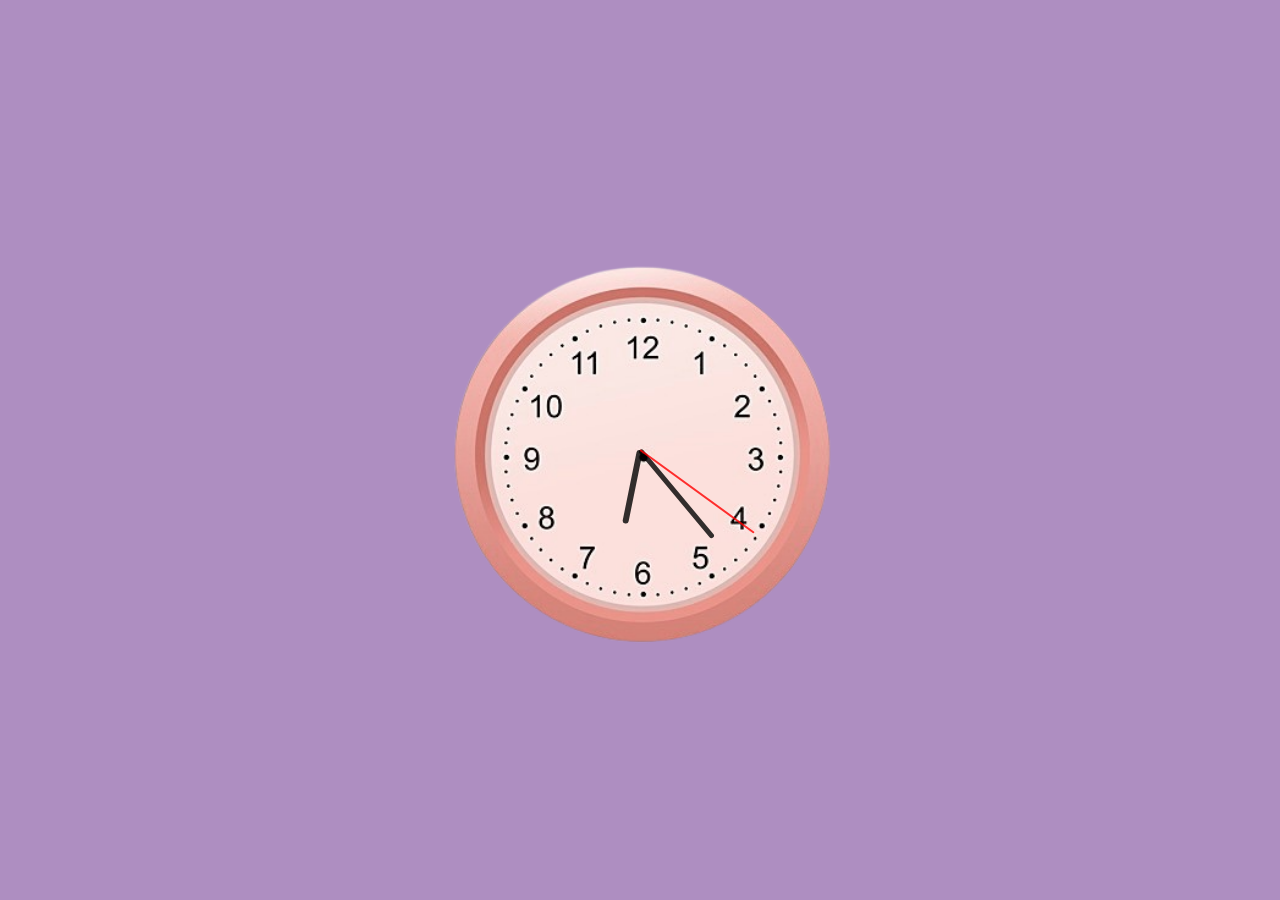
<file: analog-clock/index.html>
<!DOCTYPE html>
<html lang="en">
<head>
    <meta charset="UTF-8">
    <meta name="viewport" content="width=device-width, initial-scale=1.0">
    <title>Clock - Using pure JS</title>
    <!-- CSS -->
     <link rel="stylesheet" href="style.css">
</head>
<body>
    
    <!-- CLOCK CONTAINER -->

    <div id="clockContainer">
        <div id="hour"></div>
        <div id="minute"></div>
        <div id="second"></div>

    </div>

    <!-- ====== Script Tag ====== -->
     <script src="script.js"></script>
</body>
</html>
</file>
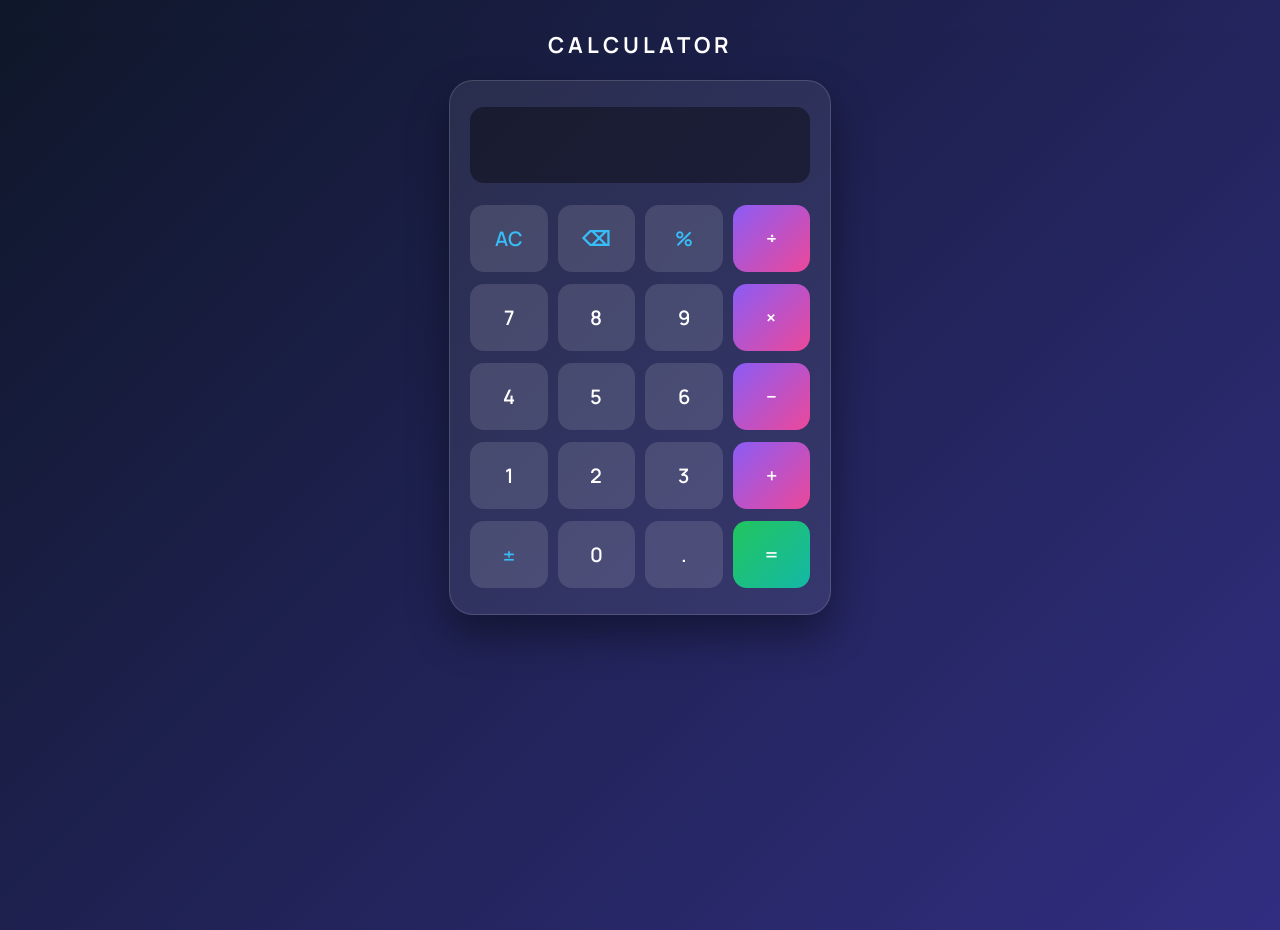
<file: Calculator/index.html>
<!DOCTYPE html>
<html lang="en">

<head>
    <meta charset="UTF-8">
    <meta name="viewport" content="width=device-width, initial-scale=1.0">
    <title>Calculator</title>

    <!-- css -->
    <link rel="stylesheet" href="style.css">
    <!-- utils css -->
    <link rel="stylesheet" href="utils.css">

</head>

<body>

    <h1 class="text-center">CALCULATOR</h1>

    <div class="container mx-auto flex flex-col items-center">

        <div class="row">
            <input type="text" class="input" readonly>
        </div>

        <div class="row">
            <button class="button fn">AC</button>
            <button class="button fn">⌫</button>
            <button class="button fn">%</button>
            <button class="button op">÷</button>
        </div>

        <div class="row">
            <button class="button">7</button>
            <button class="button">8</button>
            <button class="button">9</button>
            <button class="button op">×</button>
        </div>

        <div class="row">
            <button class="button">4</button>
            <button class="button">5</button>
            <button class="button">6</button>
            <button class="button op">−</button>
        </div>

        <div class="row">
            <button class="button">1</button>
            <button class="button">2</button>
            <button class="button">3</button>
            <button class="button op">+</button>
        </div>

        <div class="row">
            <button class="button fn">±</button>
            <button class="button">0</button>
            <button class="button">.</button>
            <button class="button equals">=</button>
        </div>

    </div>

    <!-- script tag -->
    <script src="script.js"></script>
</body>

</html>
</file>
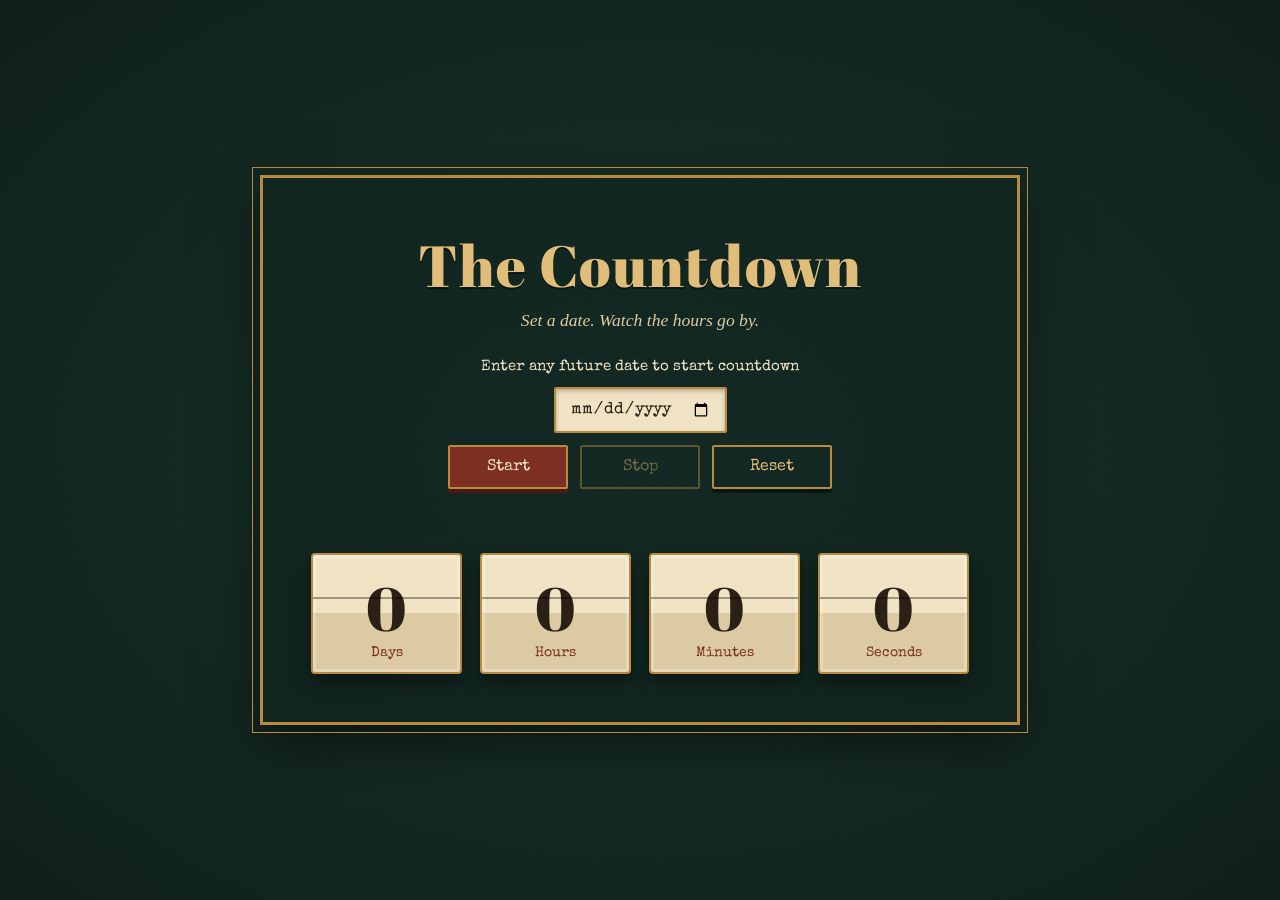
<file: countdown-timer/index.html>
<!DOCTYPE html>
<html lang="en">

<head>
    <meta charset="UTF-8">
    <meta name="viewport" content="width=device-width, initial-scale=1.0">
    <title>Countdown</title>
    <link rel="preconnect" href="https://fonts.googleapis.com">
    <link rel="preconnect" href="https://fonts.gstatic.com" crossorigin>
    <link href="https://fonts.googleapis.com/css2?family=Abril+Fatface&family=Special+Elite&family=IM+Fell+English:ital@0;1&display=swap" rel="stylesheet">
    <link rel="stylesheet" href="style.css">
</head>

<body>
    <main class="frame">
        <h1 class="title">The Countdown</h1>
        <p class="tagline">Set a date. Watch the hours go by.</p>

        <div class="controls">
            <label for="countdown">Enter any future date to start countdown</label>
            <input type="date" id="countdown">
            <div class="btn-row">
                <button id="submitBtn" type="button">Start</button>
                <button id="stopBtn" type="button" class="secondary" disabled>Stop</button>
                <button id="resetBtn" type="button" class="secondary">Reset</button>
            </div>
            <p class="error" id="error" role="alert"></p>
        </div>

        <div class="board">
            <div class="tile">
                <span class="num" id="days">0</span>
                <span class="unit">Days</span>
            </div>
            <div class="tile">
                <span class="num" id="hours">0</span>
                <span class="unit">Hours</span>
            </div>
            <div class="tile">
                <span class="num" id="minutes">0</span>
                <span class="unit">Minutes</span>
            </div>
            <div class="tile">
                <span class="num" id="seconds">0</span>
                <span class="unit">Seconds</span>
            </div>
        </div>
    </main>

    <script src="script.js"></script>
</body>

</html>
</file>
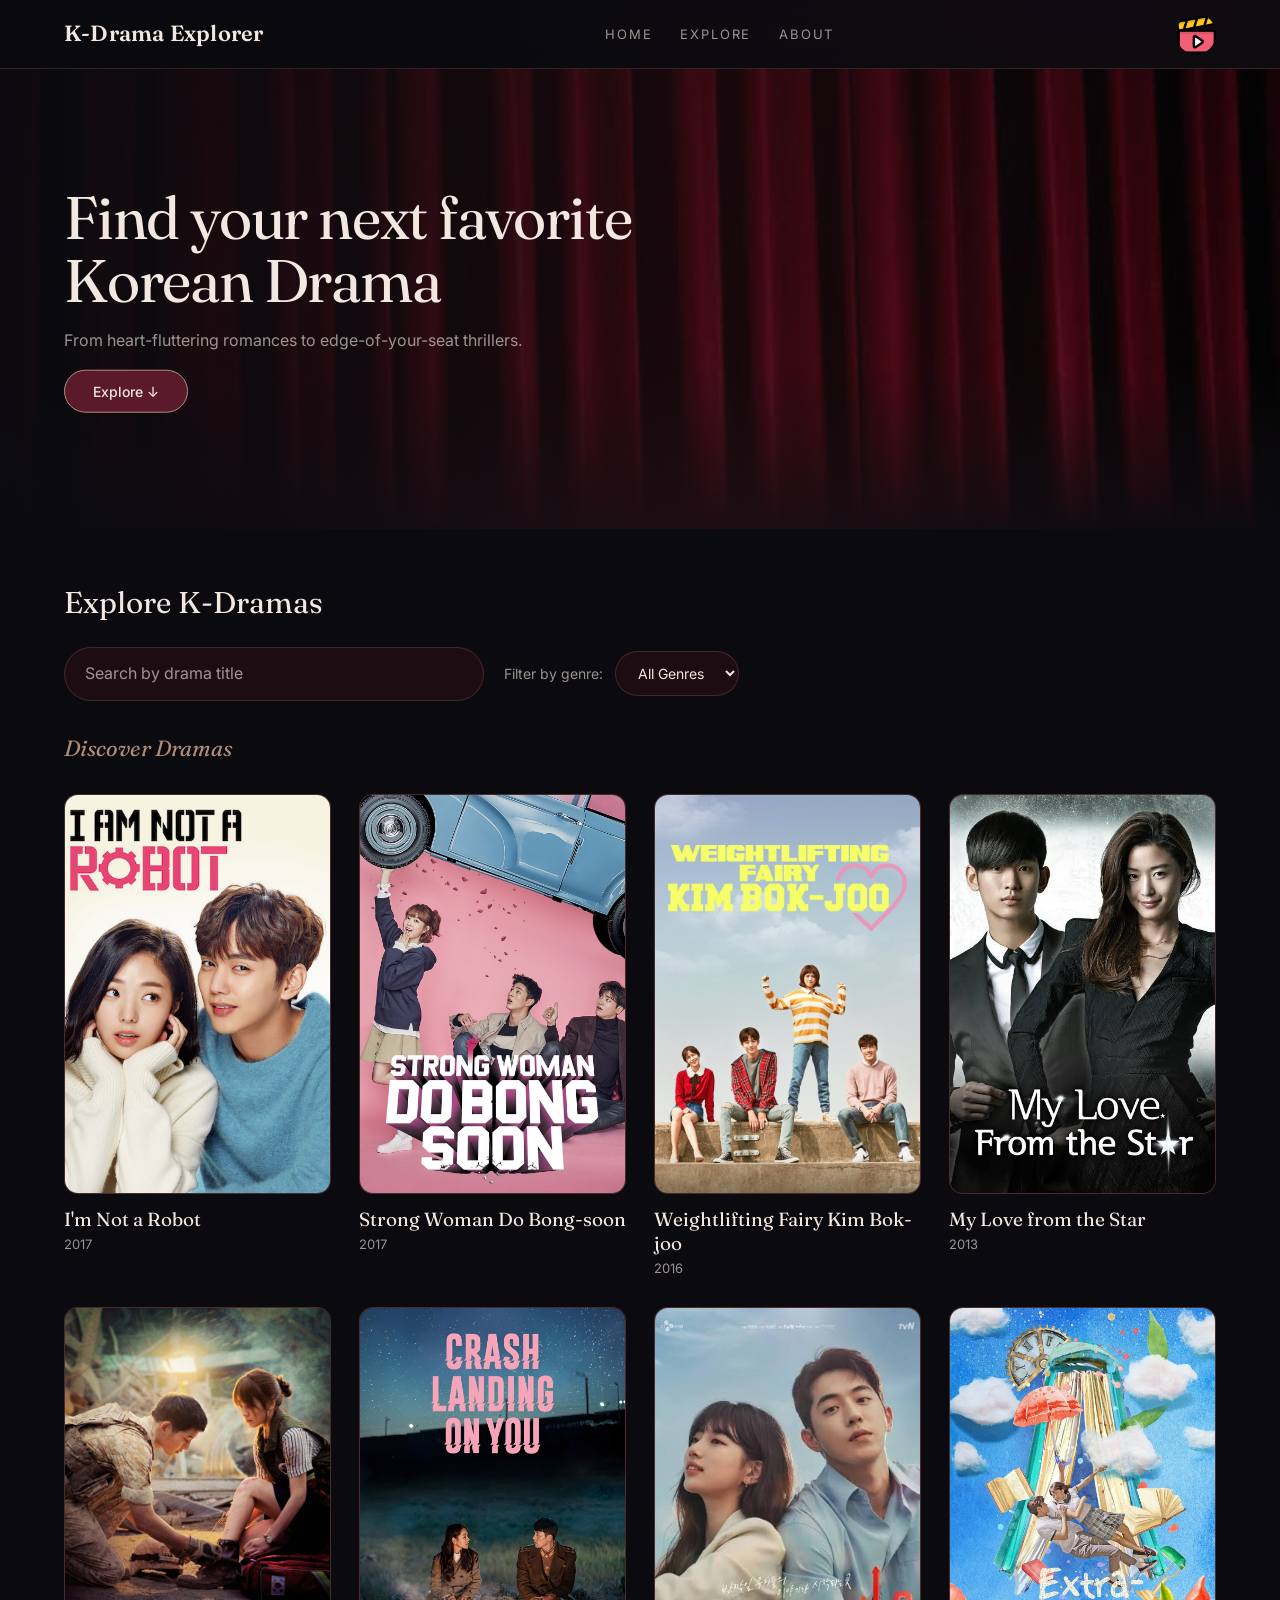
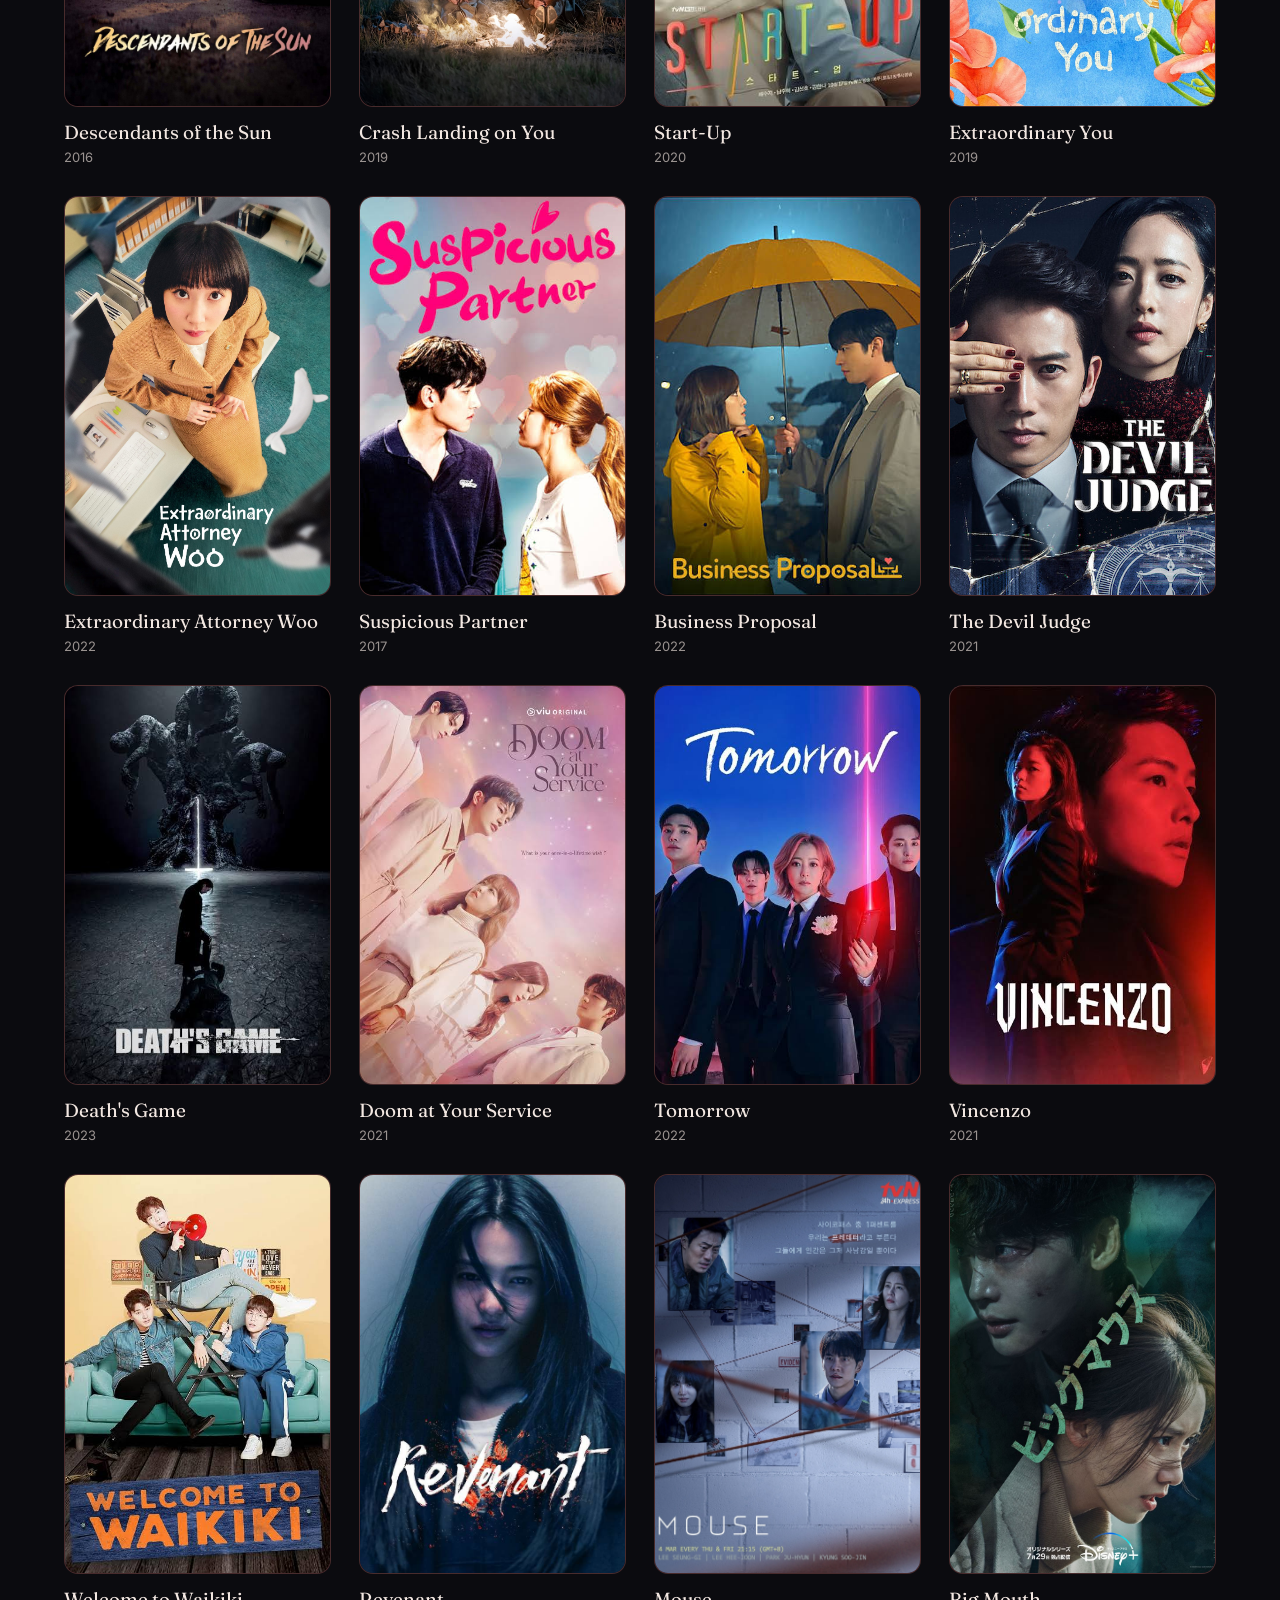
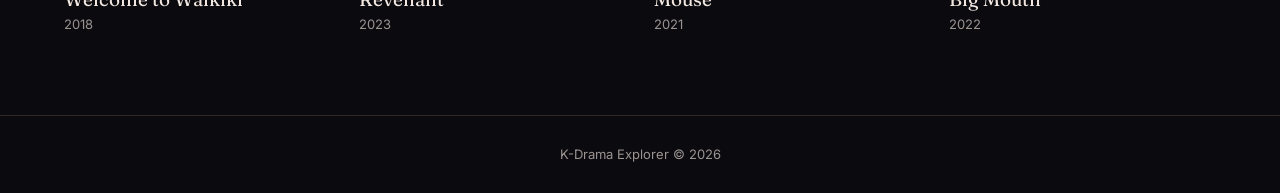
<file: k-drama explorer/index.html>
<!DOCTYPE html>
<html lang="en">

<head>
    <meta charset="UTF-8">
    <meta name="viewport" content="width=device-width, initial-scale=1.0">
    <title>K-Drama Explorer</title>
    <!-- css link -->
    <link rel="stylesheet" href="style.css">
    <!-- fonts -->
    <link rel="stylesheet"
        href="https://fonts.googleapis.com/css2?family=Fraunces:opsz,wght@9..144,400;9..144,600&family=Inter:wght@400;500&display=swap">
    <!-- favicon -->
     <link rel="shortcut icon" href="assets/logo.png" type="image/x-icon">
</head>

<body>

    <!-- ======== HEADER ==========-->
    <!-- Nav -->

    <header>

        <nav>
            <h3>K-Drama Explorer</h3>
            <ul>
                <li><a href="#">Home</a></li>
                <li><a href="#browse">Explore</a></li>
                <li><a href="#footer">About</a></li>
            </ul>

            <img src="assets/logo.png" alt="logo" width="40px">
        </nav>

    </header>

    <!-- ========= MAIN SECTION =========== -->
    <main>
        <!-- hero section -->

        <section id="hero">

            <img src="assets/hero_banner.jpeg" alt="banner" width="100%" height="400px">

            <div class="hero">
                <h1>Find your next favorite Korean Drama</h1>
                <h3>From heart-fluttering romances to edge-of-your-seat thrillers.</h3>
                <button class="explore" onclick="location.href='#browse'">Explore ↓</button>
            </div>

        </section>

        <!-- Explore Dramas -->

        <section id="browse">
            <h2>Explore K-Dramas</h2>
            <input type="search" name="dramas" id="searchDramas" placeholder="Search by drama title">
            <div class="genre-filter">
                <label for="genre">Filter by genre:</label>

                <select name="genre" id="genre">
                    <option value="All">All Genres</option>
                    <option value="Romance">Romance</option>
                    <option value="Thriller">Thriller</option>
                    <option value="Comedy">Comedy</option>
                    <option value="Action">Action</option>
                    <option value="Fantasy">Fantasy</option>
                </select>
            </div>
        </section>

        <section id="dramas">
            <h2>Discover Dramas</h2>
            <div class="drama-grid">
                <!-- dynamic cards -->
            </div>
        </section>

    </main>

    <!-- ========= FOOTER ========= -->

    <footer id="footer">
        <p>K-Drama Explorer © 2026</p>
    </footer>

    <!-- ======== Modal ========= -->

    <div class="modal" id="dramaModal">
        <div class="modal-content">
            <button class="close">&times;</button>
            <div class="modal-body"></div>
        </div>
    </div>

    <!-- script tag -->
    <script src="dramas.js"></script>
    <script src="script.js"></script>
</body>

</html>
</file>
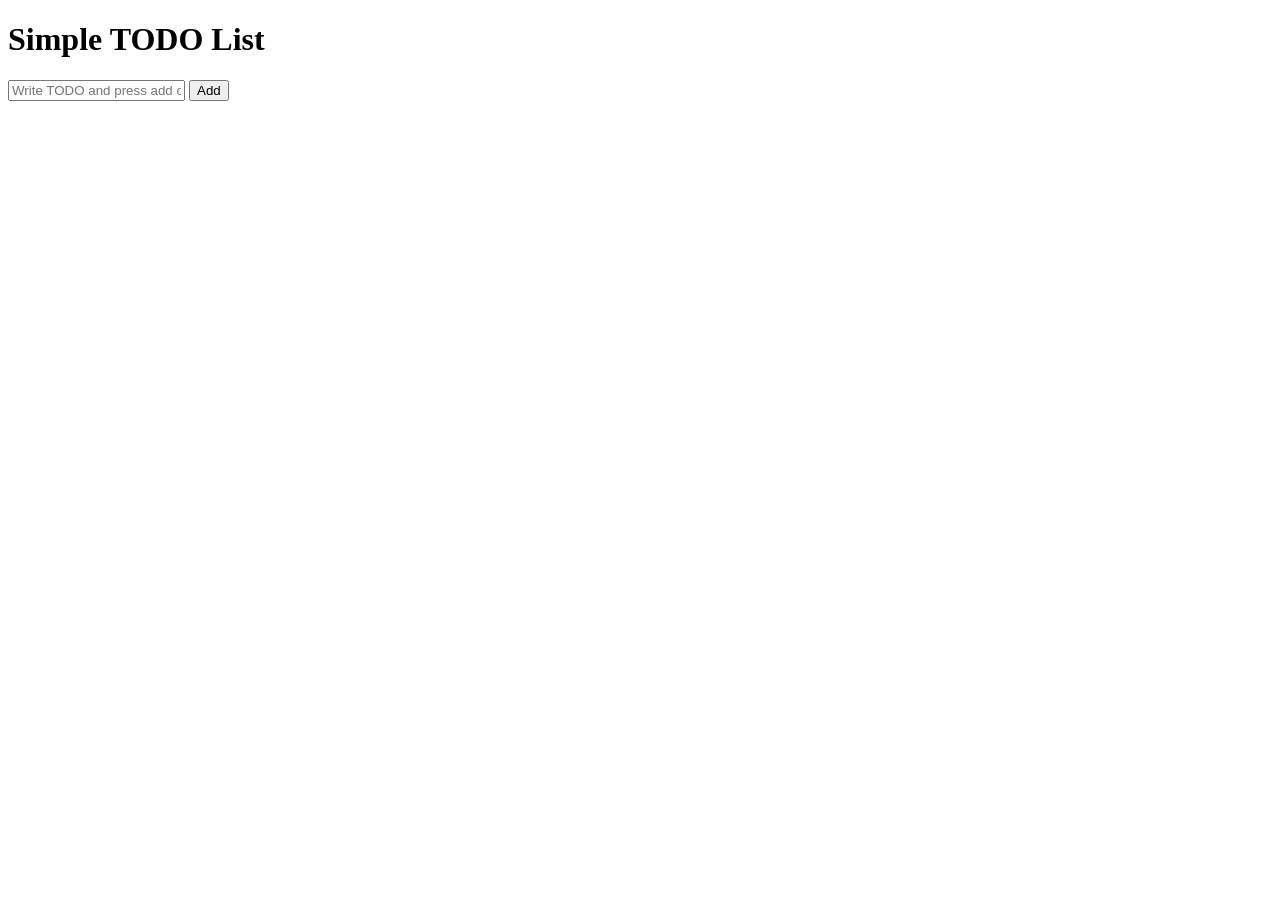
<file: todo-list-app/index.html>
<!DOCTYPE html>
<html lang="en">
<head>
    <meta charset="UTF-8">
    <meta name="viewport" content="width=device-width, initial-scale=1.0">
    <title>TODO LIST APP</title>
</head>
<body>
    <h1>Simple TODO List</h1>

    <!-- Input and buttons to add TODO -->

    <input type="text" id="todoInput" placeholder="Write TODO and press add or Enter">
    <button id="addBtn">Add</button>

    <ul id="todoList"></ul>

    <!-- script tag -->
     <script src="script.js"></script>
</body>
</html>
</file>
<file: analog-clock/style.css>
body {
    background-color: rgb(174, 142, 193);
    margin: 0;
    min-height: 100vh;
    display: grid;
    place-items: center;
}

/* ====== clock container ====== */
#clockContainer {
    position: relative;
    width: min(440px, 90vw);   /* shrinks on small screens, caps at 440px */
    aspect-ratio: 1 / 1;       /* height follows width, so no fixed height */

    background: url("assets/analog-clock.png") center / contain no-repeat;
}

/* ====== HOUR, MINUTE, SECOND ====== */
/* Each hand wrapper covers the whole clock; it rotates around the exact center */
#hour,
#minute,
#second {
    position: absolute;
    inset: 0;
    /* transform-origin defaults to 50% 50%, which is what we want */
}

/* The visible hand */
#hour::after,
#minute::after,
#second::after {
    content: "";
    position: absolute;
    left: 50%;
    bottom: 50%;
    transform: translateX(-50%);
    background-color: black;
    border-radius: 10px;
    opacity: 0.8;
}
#hour::after   { width: max(4px, 1.4%); height: 17%; }
#minute::after { width: max(3px, 1.1%); height: 26%; }
#second::after { width: max(2px, 0.5%); height: 32%; background-color: red; }
</file>
<file: Calculator/style.css>
@import url('https://fonts.googleapis.com/css2?family=Manrope:wght@400;500;600;700&display=swap');

/* ---------- Page ---------- */
html, body{
    width: 100%;
    height: 100%;
    margin: 0;
    font-family: "Manrope", sans-serif;
    background: linear-gradient(135deg, #0f172a, #312e81);
    color: white;
}

h1{
    margin: 30px 0 20px;
    font-size: 22px;
    letter-spacing: 4px;
}

/* ---------- Calculator box ---------- */
.container{
    width: 340px;
    margin: auto;
    padding: 20px;
    background: rgba(255, 255, 255, 0.08);
    border: 1px solid rgba(255, 255, 255, 0.15);
    border-radius: 24px;
    box-shadow: 0 20px 40px rgba(0, 0, 0, 0.4);
}

/* ---------- Rows ---------- */
.row{
    display: flex;
    gap: 10px;
    width: 100%;
    margin: 6px 0;
}

/* ---------- Display ---------- */
.row input{
    width: 100%;
    font-size: 32px;
    font-weight: 700;
    text-align: right;
    margin: 0 0 10px;
    padding: 16px;
    border: none;
    border-radius: 14px;
    background: rgba(0, 0, 0, 0.4);
    color: white;
    outline: none;
    font-family: inherit;
}

/* ---------- Buttons ---------- */
.button{
    flex: 1;
    padding: 20px 0;
    border: none;
    border-radius: 14px;
    background: rgba(255, 255, 255, 0.12);
    color: white;
    font-size: 20px;
    font-weight: 600;
    font-family: inherit;
    cursor: pointer;
    transition: transform 0.1s, background 0.2s;
}

.button:hover{
    background: rgba(255, 255, 255, 0.25);
}

.button:active{
    transform: scale(0.92);
}

/* AC, ⌫, %, ± */
.fn{
    color: #38bdf8;
}

/* ÷ × − + */
.op{
    background: linear-gradient(135deg, #8b5cf6, #ec4899);
}

.op:hover{
    background: linear-gradient(135deg, #a78bfa, #f472b6);
}

/* = */
.equals{
    background: linear-gradient(135deg, #22c55e, #14b8a6);
}

.equals:hover{
    background: linear-gradient(135deg, #4ade80, #2dd4bf);
}

/* ---------- Small phones ---------- */
@media (max-width: 380px){
    .container{
        padding: 14px;
    }
 
    .row{
        gap: 8px;
    }
 
    .button{
        padding: 16px 0;
        font-size: 18px;
    }
 
    .row input{
        font-size: 26px;
    }
}
</file>
<file: Calculator/utils.css>
.text-center{
    text-align: center;
}

.bg-red{
    background-color: red;
}

.mx-auto{
    margin: auto;
}

.flex{
    display: flex;
} 

.flex-col{
    flex-direction: column;
}

.items-center{
    align-items: center;
}
</file>
<file: countdown-timer/style.css>
:root {
    --felt: #1c3730;
    --felt-dark: #10211c;
    --brass: #b88a3e;
    --brass-light: #e0bd78;
    --paper: #efe3c4;
    --paper-shade: #dccba2;
    --ink: #2b2016;
    --oxblood: #7d2f23;
    --display: "Abril Fatface", "Bodoni 72", Georgia, serif;
    --body: "IM Fell English", Georgia, "Times New Roman", serif;
    --type: "Special Elite", "Courier New", monospace;
}

* { box-sizing: border-box; margin: 0; }

body {
    min-height: 100vh;
    display: grid;
    place-items: center;
    padding: 24px 16px;
    font-family: var(--body);
    color: var(--paper);
    background:
        url("data:image/svg+xml;utf8,<svg xmlns='http://www.w3.org/2000/svg' width='160' height='160'><filter id='n'><feTurbulence type='fractalNoise' baseFrequency='.9' numOctaves='2' stitchTiles='stitch'/><feColorMatrix values='0 0 0 0 0  0 0 0 0 0  0 0 0 0 0  0 0 0 .09 0'/></filter><rect width='100%' height='100%' filter='url(%23n)'/></svg>"),
        radial-gradient(ellipse at center, var(--felt) 0%, var(--felt-dark) 100%);
}

.frame {
    width: min(100%, 760px);
    padding: clamp(24px, 5vw, 48px);
    text-align: center;
    border: 3px solid var(--brass);
    outline: 1px solid var(--brass);
    outline-offset: 7px;
    background: rgba(16, 33, 28, .55);
    box-shadow: 0 20px 50px rgba(0, 0, 0, .5);
}

.title {
    font-family: var(--display);
    font-weight: 400;
    font-size: clamp(2.2rem, 7vw, 3.6rem);
    letter-spacing: .02em;
    color: var(--brass-light);
    text-shadow: 0 2px 0 rgba(0, 0, 0, .45);
}

.tagline {
    margin: 6px 0 28px;
    font-style: italic;
    font-size: 1.1rem;
    color: var(--paper-shade);
}

.controls {
    display: flex;
    flex-direction: column;
    align-items: center;
    gap: 12px;
    margin-bottom: 34px;
}

label {
    font-family: var(--type);
    font-size: .95rem;
    color: var(--paper);
}

input[type="date"] {
    font-family: var(--type);
    font-size: 1rem;
    color: var(--ink);
    background: var(--paper);
    border: 2px solid var(--brass);
    border-radius: 2px;
    padding: 11px 14px;
    box-shadow: inset 0 2px 4px rgba(0, 0, 0, .25);
}

.btn-row {
    display: flex;
    flex-wrap: wrap;
    justify-content: center;
    gap: 12px;
}

button {
    min-width: 120px;
    font-family: var(--type);
    font-size: 1rem;
    line-height: 1;
    color: var(--paper);
    background: var(--oxblood);
    border: 2px solid var(--brass);
    border-radius: 2px;
    padding: 12px 20px;
    cursor: pointer;
    box-shadow: 0 4px 0 #4b1a12;
    transition: transform .1s, box-shadow .1s, background .1s;
}

button:hover:not(:disabled) { background: #8d3727; }

button:active:not(:disabled) {
    transform: translateY(3px);
    box-shadow: 0 1px 0 #4b1a12;
}

button.secondary {
    background: transparent;
    color: var(--brass-light);
    box-shadow: 0 4px 0 rgba(0, 0, 0, .45);
}

button.secondary:hover:not(:disabled) { background: rgba(184, 138, 62, .18); }

button:disabled {
    opacity: .45;
    cursor: not-allowed;
    box-shadow: none;
}

.error {
    min-height: 1.2em;
    font-family: var(--type);
    font-size: .9rem;
    color: #f0a08f;
}

input:focus-visible,
button:focus-visible {
    outline: 3px solid var(--brass-light);
    outline-offset: 3px;
}

.board {
    display: grid;
    grid-template-columns: repeat(4, 1fr);
    gap: clamp(8px, 2vw, 18px);
}

.tile {
    position: relative;
    padding: 20px 4px 12px;
    background: linear-gradient(var(--paper) 50%, var(--paper-shade) 50%);
    color: var(--ink);
    border: 2px solid var(--brass);
    border-radius: 4px;
    box-shadow: 0 8px 18px rgba(0, 0, 0, .45), inset 0 0 0 3px rgba(255, 255, 255, .25);
    display: flex;
    flex-direction: column;
    align-items: center;
    gap: 4px;
}

/* the split line of an old flip clock */
.tile::before {
    content: "";
    position: absolute;
    left: 0;
    right: 0;
    top: calc(50% - 16px);
    height: 2px;
    background: rgba(0, 0, 0, .35);
}

.num {
    font-family: var(--display);
    font-size: clamp(2rem, 8vw, 3.8rem);
    line-height: 1.1;
    font-variant-numeric: tabular-nums;
}

.unit {
    font-family: var(--type);
    font-size: clamp(.7rem, 2.4vw, .9rem);
    color: var(--oxblood);
}

@media (max-width: 420px) {
    .board { grid-template-columns: repeat(2, 1fr); }
}

/* flip animation */
.tile { perspective: 400px; }

.num { display: inline-block; }

.flip { animation: flip .4s ease-out; }

@keyframes flip {
    from { transform: rotateX(-90deg); opacity: .2; }
    to   { transform: rotateX(0);      opacity: 1; }
}

@media (prefers-reduced-motion: reduce) {
    .flip { animation: none; }
}
</file>
<file: k-drama explorer/style.css>
/* ===== Theme ===== */
:root {
    --bg: #0B0B0F;
    --surface: #2A0F16;
    --primary: #5B1A2A;
    --accent: #B08D7A;
    --text: #F2E7E1;
    --muted: rgba(242, 231, 225, .62);
    --line: rgba(176, 141, 122, .22);
    --serif: "Fraunces", Georgia, serif;
    --sans: "Inter", system-ui, sans-serif;
}

/* ===== Global ===== */
* { margin: 0; padding: 0; box-sizing: border-box; }
html { scroll-behavior: smooth; }

body {
    font-family: var(--sans);
    background: var(--bg);
    color: var(--text);
    line-height: 1.6;
    background-image: radial-gradient(900px 400px at 85% 0%, rgba(91, 26, 42, .35), transparent 70%);
    background-repeat: no-repeat;
}

h1, h2, h3 { font-family: var(--serif); font-weight: 400; }

/* ===== Header ===== */
header {
    position: sticky;
    top: 0;
    z-index: 20;
    padding: 14px 5%;
    background: rgba(11, 11, 15, .78);
    backdrop-filter: blur(12px);
    border-bottom: 1px solid var(--line);
}

nav { display: flex; align-items: center; justify-content: space-between; }
nav h3 { font-size: 22px; font-weight: 600; letter-spacing: .01em; }
nav img { border-radius: 50%; }

nav ul { display: flex; gap: 28px; list-style: none; }
nav a {
    text-decoration: none;
    color: var(--muted);
    font-size: 13px;
    letter-spacing: .14em;
    text-transform: uppercase;
    transition: color .2s;
}
nav a:hover { color: var(--accent); }

/* ===== Hero ===== */
#hero { position: relative; color: var(--text); }
#hero img { display: block; width: 100%; height: 460px; object-fit: cover; }

#hero::after {
    content: "";
    position: absolute;
    inset: 0;
    background:
        linear-gradient(90deg, rgba(11, 11, 15, .92) 5%, rgba(42, 15, 22, .55) 55%, rgba(11, 11, 15, .25)),
        linear-gradient(0deg, var(--bg), transparent 35%);
}

.hero {
    position: absolute;
    z-index: 2;
    top: 50%;
    left: 5%;
    transform: translateY(-50%);
    display: flex;
    flex-direction: column;
    gap: 16px;
    max-width: 620px;
}

.hero h1 { font-size: clamp(34px, 5.5vw, 60px); line-height: 1.05; letter-spacing: -.02em; }
.hero h3 { font-family: var(--sans); font-size: 16px; color: var(--muted); max-width: 460px; }

.explore {
    width: fit-content;
    padding: 12px 28px;
    border-radius: 999px;
    border: 1px solid var(--accent);
    background: var(--primary);
    color: var(--text);
    font: 500 14px var(--sans);
    cursor: pointer;
    transition: background .2s, color .2s;
}
.explore:hover { background: var(--accent); color: var(--bg); }

/* ===== Browse ===== */
#browse {
    padding: 50px 5% 10px;
    display: flex;
    flex-wrap: wrap;
    align-items: center;
    gap: 20px;
}

#browse h2 { font-size: 30px; width: 100%; }

#searchDramas {
    flex: 1 1 300px;
    max-width: 420px;
    padding: 13px 20px;
    border-radius: 999px;
    border: 1px solid var(--line);
    background: rgba(42, 15, 22, .6);
    color: var(--text);
    font: inherit;
    outline: none;
    transition: border-color .2s;
}
#searchDramas::placeholder { color: var(--muted); }
#searchDramas:focus, #genre:focus { border-color: var(--accent); }

.genre-filter { display: flex; align-items: center; gap: 12px; color: var(--muted); font-size: 14px; }

#genre {
    padding: 12px 18px;
    border-radius: 999px;
    border: 1px solid var(--line);
    background: rgba(42, 15, 22, .6);
    color: var(--text);
    font: inherit;
    outline: none;
    cursor: pointer;
}
#genre option { background: var(--surface); }

/* ===== Drama Grid ===== */
#dramas { padding: 20px 5% 80px; }
#dramas h2 { font-size: 22px; color: var(--accent); font-style: italic; }

.drama-grid {
    display: grid;
    grid-template-columns: repeat(auto-fill, minmax(220px, 1fr));
    gap: 28px;
    margin-top: 28px;
}

.drama-card { cursor: pointer; }

.drama-card img {
    display: block;
    width: 100%;
    aspect-ratio: 2 / 3;
    object-fit: cover;
    border-radius: 14px;
    border: 1px solid var(--line);
    background: var(--surface);
    transition: transform .35s, border-color .35s, box-shadow .35s;
}
.drama-card:hover img {
    transform: translateY(-6px);
    border-color: var(--accent);
    box-shadow: 0 18px 40px rgba(0, 0, 0, .55);
}

.drama-card h3 { font-size: 19px; line-height: 1.25; margin-top: 14px; }
.drama-card p { font-size: 13px; color: var(--muted); margin-top: 2px; }

.empty { grid-column: 1 / -1; text-align: center; color: var(--muted); padding: 60px 0; }

/* ===== Footer ===== */
footer {
    padding: 28px 5%;
    text-align: center;
    color: var(--muted);
    font-size: 13px;
    border-top: 1px solid var(--line);
}

/* ===== Modal ===== */
.modal {
    display: none;
    position: fixed;
    inset: 0;
    z-index: 50;
    padding: 20px;
    overflow-y: auto;
    background: rgba(11, 11, 15, .8);
    backdrop-filter: blur(8px);
    color: var(--text);
}

.modal-content {
    position: relative;
    width: 100%;
    max-width: 860px;
    margin: 5vh auto;
    border-radius: 20px;
    border: 1px solid var(--line);
    background: linear-gradient(160deg, var(--surface), #150a0e);
    animation: pop .3s ease;
}
@keyframes pop { from { opacity: 0; transform: translateY(14px) scale(.98); } }

.close {
    position: absolute;
    top: 16px;
    right: 16px;
    z-index: 2;
    width: 38px;
    height: 38px;
    border-radius: 50%;
    border: 1px solid var(--line);
    background: rgba(11, 11, 15, .6);
    color: var(--text);
    font-size: 22px;
    line-height: 1;
    cursor: pointer;
    transition: background .2s, color .2s;
}
.close:hover { background: var(--accent); color: var(--bg); }

.modal-drama-info { display: grid; grid-template-columns: 280px 1fr; }
.modal-drama-info > img { width: 100%; height: 100%; min-height: 400px; object-fit: cover; }

.drama-details { padding: 38px 36px; }
.drama-details h2 { font-size: 34px; line-height: 1.1; padding-right: 40px; }
.drama-details h2 + p { color: var(--accent); font-size: 16px; margin: 4px 0 18px; }
.drama-details p { color: var(--muted); font-size: 14px; }
.drama-details p strong { color: var(--text); font-weight: 500; }


.drama-details h3 {
    font-family: var(--sans);
    font-size: 12px;
    letter-spacing: .18em;
    text-transform: uppercase;
    color: var(--accent);
    margin: 24px 0 10px;
}
.drama-details ul { list-style: none; display: grid; gap: 6px; font-size: 14px; }
.drama-details li span { color: var(--muted); }
.drama-details h3 + p { color: var(--text); opacity: .85; }

/* ===== Responsive ===== */
@media (max-width: 700px) {
    nav ul { display: none; }
    #hero img { height: 380px; }
    .modal-drama-info { grid-template-columns: 1fr; }
    .modal-drama-info > img { min-height: 0; height: 280px; }
    .drama-details { padding: 26px 22px; }
}

@media (prefers-reduced-motion: reduce) {
    * { animation: none !important; transition: none !important; }
}
</file>
